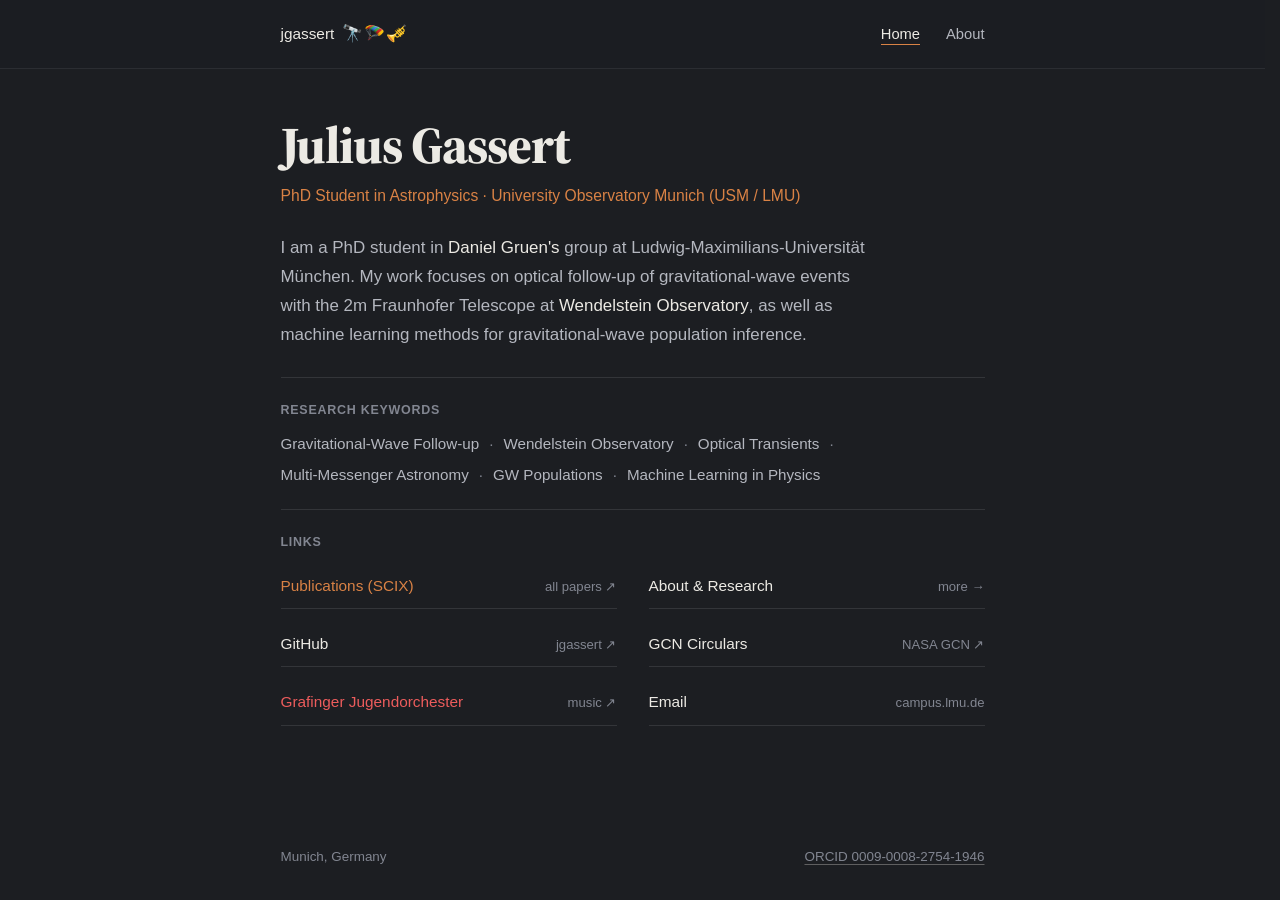
<file: index.html>
<!DOCTYPE html>
<html lang="en">
<head>
    <meta charset="UTF-8">
    <meta name="viewport" content="width=device-width, initial-scale=1.0">
    <title>Julius Gassert — Astrophysics</title>
    <link rel="preconnect" href="https://fonts.googleapis.com">
    <link rel="preconnect" href="https://fonts.gstatic.com" crossorigin>
    <link href="https://fonts.googleapis.com/css2?family=Source+Serif+4:opsz,wght@8..60,700;8..60,800&display=swap" rel="stylesheet">
    <link rel="stylesheet" href="styles.css">

    <!-- SEO -->
    <meta name="description" content="Julius Gassert — PhD student in astrophysics at LMU Munich (USM), working on gravitational-wave optical follow-up with Wendelstein Observatory and machine learning for GW populations.">
    <meta name="keywords" content="Julius Gassert, Astrophysics, Gravitational Waves, Wendelstein Observatory, Multi-messenger Astronomy, LMU Munich, USM, Daniel Gruen, Antonella Palmese, Machine Learning, Normalizing Flows, Grafinger Jugendorchester">
    <meta name="author" content="Julius Gassert">

    <!-- Open Graph -->
    <meta property="og:title" content="Julius Gassert — Astrophysics">
    <meta property="og:description" content="PhD student in astrophysics at LMU Munich (USM). Gravitational-wave optical follow-up and machine learning for GW populations.">
    <meta property="og:url" content="https://jgassert.github.io/">
    <meta property="og:type" content="website">

    <meta name="google-site-verification" content="xly3BIsvNJHjGn0B5MEfugQAVPJ0fniyG7s2TJ6tBq8">
</head>
<body class="page-landing">
    <header class="site-header">
        <nav class="nav-inner" aria-label="Main navigation">
            <a href="index.html" class="site-brand">jgassert <span class="brand-emojis" aria-hidden="true">🔭🪂🎺</span></a>
            <ul class="nav-links">
                <li><a href="index.html" aria-current="page">Home</a></li>
                <li><a href="about.html">About</a></li>
            </ul>
        </nav>
    </header>

    <main class="landing-main">
        <div class="landing-container">
            <h1 class="landing-name">Julius Gassert</h1>
            <p class="landing-role">PhD Student in Astrophysics · University Observatory Munich (USM / LMU)</p>

            <p class="landing-bio">
                I am a PhD student in <strong>Daniel Gruen's</strong> group at Ludwig-Maximilians-Universität München.
                My work focuses on optical follow-up of gravitational-wave events with the 2m Fraunhofer Telescope at
                <strong>Wendelstein Observatory</strong>, as well as machine learning methods for gravitational-wave
                population inference.
            </p>

            <hr class="rule">

            <p class="meta-label">Research Keywords</p>
            <ul class="keywords-list">
                <li>Gravitational-Wave Follow-up</li>
                <li>Wendelstein Observatory</li>
                <li>Optical Transients</li>
                <li>Multi-Messenger Astronomy</li>
                <li>GW Populations</li>
                <li>Machine Learning in Physics</li>
            </ul>

            <hr class="rule">

            <p class="meta-label">Links</p>
            <div class="links-grid">
                <a class="link-item primary-link" href="https://ui.adsabs.harvard.edu/search/q=author%3A%22%5EGassert%2C%20Julius%22%20OR%20author%3A%22Gassert%2C%20Julius%22&sort=score%20desc%2C%20date%20desc" target="_blank" rel="noopener">
                    <span class="link-title">Publications (SCIX)</span>
                    <span class="link-note">all papers ↗</span>
                </a>
                <a class="link-item" href="about.html">
                    <span class="link-title">About &amp; Research</span>
                    <span class="link-note">more →</span>
                </a>
                <a class="link-item" href="https://github.com/jgassert" target="_blank" rel="noopener">
                    <span class="link-title">GitHub</span>
                    <span class="link-note">jgassert ↗</span>
                </a>
                <a class="link-item" href="https://gcn.nasa.gov/circulars?view=index&query=Julius+Gassert&startDate=&endDate=" target="_blank" rel="noopener">
                    <span class="link-title">GCN Circulars</span>
                    <span class="link-note">NASA GCN ↗</span>
                </a>
                <a class="link-item gjo-link" href="https://grafingerjugendorchester.de" target="_blank" rel="noopener">
                    <span class="link-title">Grafinger Jugendorchester</span>
                    <span class="link-note">music ↗</span>
                </a>
                <a class="link-item" href="mailto:julius.gassert@campus.lmu.de">
                    <span class="link-title">Email</span>
                    <span class="link-note">campus.lmu.de</span>
                </a>
            </div>
        </div>
    </main>

    <footer class="landing-footer">
        <span>Munich, Germany</span>
        <a href="https://orcid.org/0009-0008-2754-1946" target="_blank" rel="noopener">ORCID 0009-0008-2754-1946</a>
    </footer>
</body>
</html>
</file>
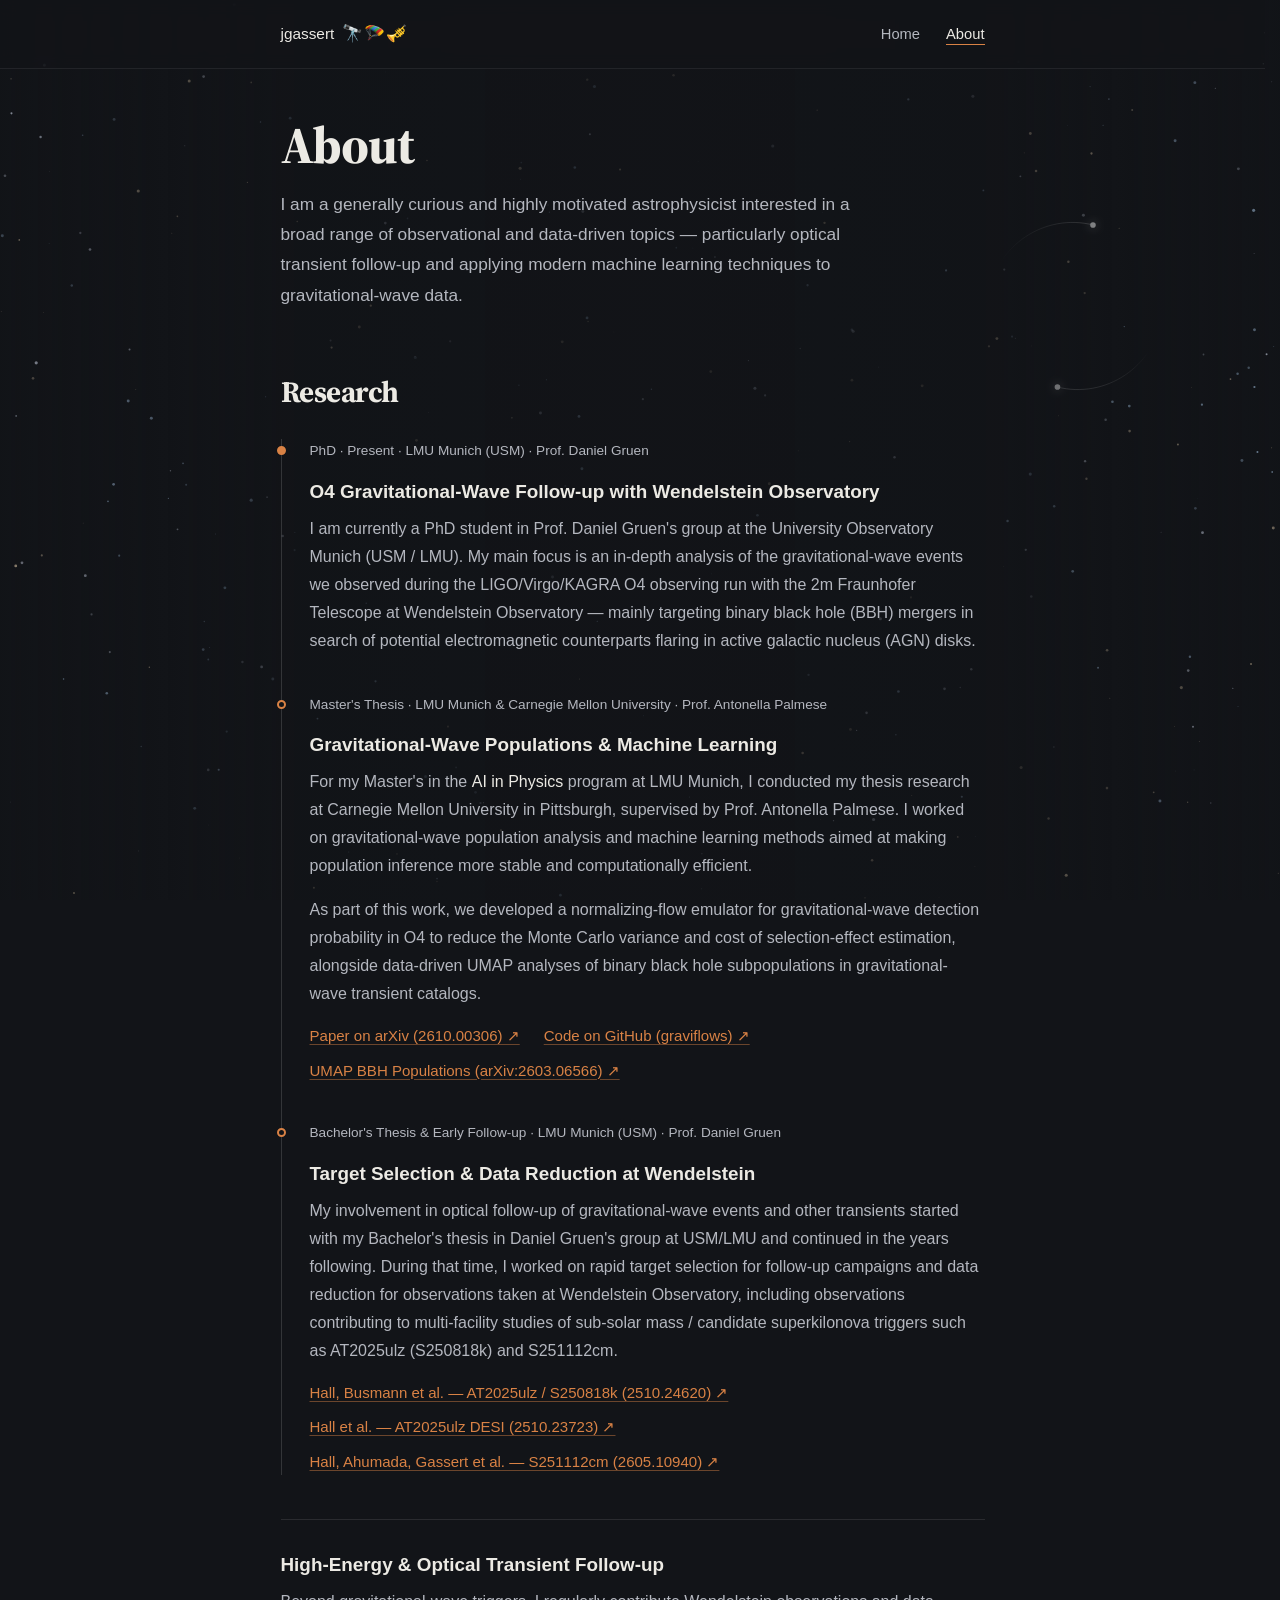
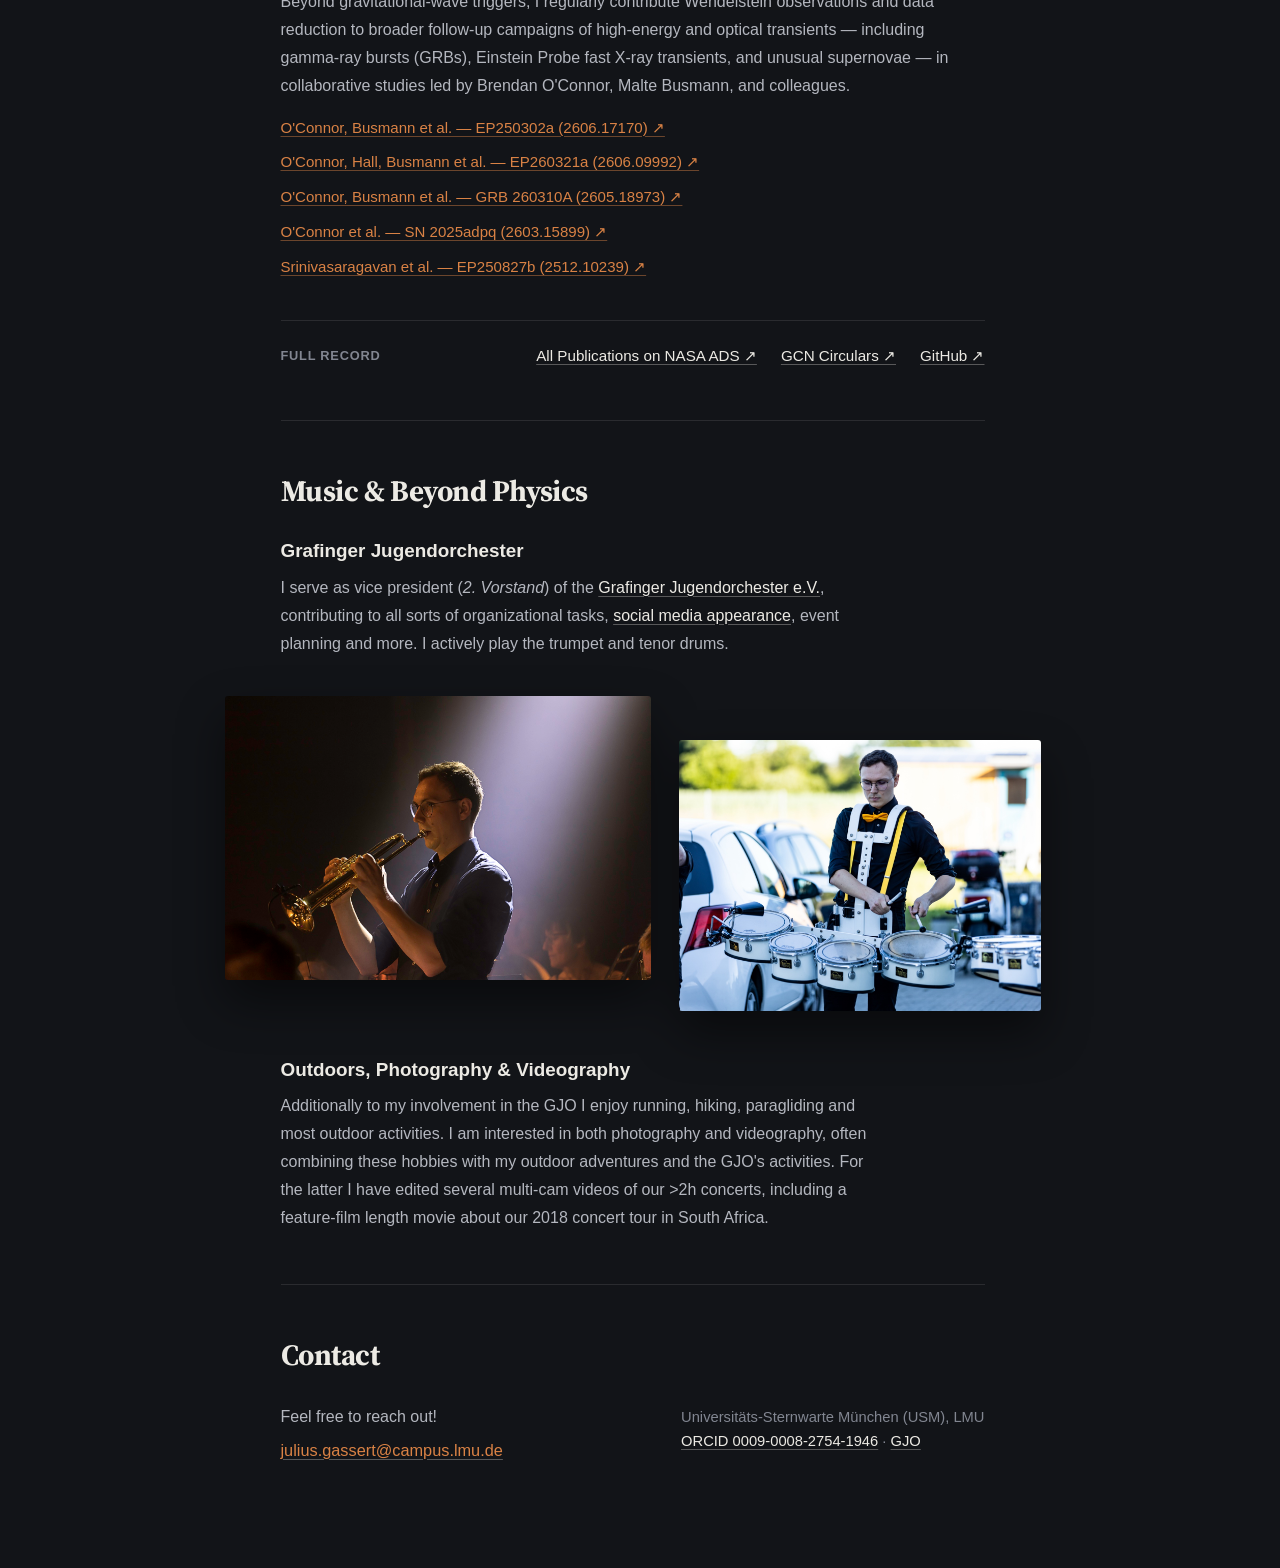
<file: about.html>
<!DOCTYPE html>
<html lang="en">
<head>
    <meta charset="UTF-8">
    <meta name="viewport" content="width=device-width, initial-scale=1.0">
    <title>About — Julius Gassert</title>
    <link rel="preconnect" href="https://fonts.googleapis.com">
    <link rel="preconnect" href="https://fonts.gstatic.com" crossorigin>
    <link href="https://fonts.googleapis.com/css2?family=Source+Serif+4:opsz,wght@8..60,700;8..60,800&display=swap" rel="stylesheet">
    <link rel="stylesheet" href="styles.css">

    <meta name="description" content="About Julius Gassert — research on gravitational-wave follow-up with Wendelstein Observatory, normalizing flows for GW population inference, and music with the Grafinger Jugendorchester.">
    <meta name="author" content="Julius Gassert">
</head>
<body class="page-about">
    <canvas id="cosmos-canvas" aria-hidden="true"></canvas>
    <div class="about-scrim" aria-hidden="true"></div>

    <header class="site-header">
        <nav class="nav-inner" aria-label="Main navigation">
            <a href="index.html" class="site-brand">jgassert <span class="brand-emojis" aria-hidden="true">🔭🪂🎺</span></a>
            <ul class="nav-links">
                <li><a href="index.html">Home</a></li>
                <li><a href="about.html" aria-current="page">About</a></li>
            </ul>
        </nav>
    </header>

    <main class="about-main">
        <header class="page-intro">
            <h1>About</h1>
            <p>
                I am a generally curious and highly motivated astrophysicist interested in a broad range of
                observational and data-driven topics — particularly optical transient follow-up and applying
                modern machine learning techniques to gravitational-wave data.
            </p>
        </header>

        <!-- RESEARCH -->
        <section class="about-section" id="research">
            <h2 class="section-heading">Research</h2>

            <div class="timeline">
                <article class="timeline-item">
                    <p class="entry-meta">PhD · Present · LMU Munich (USM) · Prof. Daniel Gruen</p>
                    <h3>O4 Gravitational-Wave Follow-up with Wendelstein Observatory</h3>
                    <p>
                        I am currently a PhD student in Prof. Daniel Gruen's group at the University Observatory Munich
                        (USM / LMU). My main focus is an in-depth analysis of the gravitational-wave events we observed
                        during the LIGO/Virgo/KAGRA O4 observing run with the 2m Fraunhofer Telescope at Wendelstein
                        Observatory — mainly targeting binary black hole (BBH) mergers in search of potential
                        electromagnetic counterparts flaring in active galactic nucleus (AGN) disks.
                    </p>
                </article>

                <article class="timeline-item">
                    <p class="entry-meta">Master's Thesis · LMU Munich &amp; Carnegie Mellon University · Prof. Antonella Palmese</p>
                    <h3>Gravitational-Wave Populations &amp; Machine Learning</h3>
                    <p>
                        For my Master's in the <strong>AI in Physics</strong> program at LMU Munich, I conducted my
                        thesis research at Carnegie Mellon University in Pittsburgh, supervised by Prof. Antonella
                        Palmese. I worked on gravitational-wave population analysis and machine learning methods aimed
                        at making population inference more stable and computationally efficient.
                    </p>
                    <p>
                        As part of this work, we developed a normalizing-flow emulator for gravitational-wave detection
                        probability in O4 to reduce the Monte Carlo variance and cost of selection-effect estimation,
                        alongside data-driven UMAP analyses of binary black hole subpopulations in gravitational-wave
                        transient catalogs.
                    </p>
                    <div class="inline-links">
                        <a href="https://arxiv.org/abs/2610.00306" target="_blank" rel="noopener">Paper on arXiv (2610.00306) ↗</a>
                        <a href="https://github.com/jgassert/graviflows" target="_blank" rel="noopener">Code on GitHub (graviflows) ↗</a>
                        <a href="https://arxiv.org/abs/2603.06566" target="_blank" rel="noopener">UMAP BBH Populations (arXiv:2603.06566) ↗</a>
                    </div>
                </article>

                <article class="timeline-item">
                    <p class="entry-meta">Bachelor's Thesis &amp; Early Follow-up · LMU Munich (USM) · Prof. Daniel Gruen</p>
                    <h3>Target Selection &amp; Data Reduction at Wendelstein</h3>
                    <p>
                        My involvement in optical follow-up of gravitational-wave events and other transients started
                        with my Bachelor's thesis in Daniel Gruen's group at USM/LMU and continued in the years
                        following. During that time, I worked on rapid target selection for follow-up campaigns and
                        data reduction for observations taken at Wendelstein Observatory, including observations
                        contributing to multi-facility studies of sub-solar mass / candidate superkilonova triggers
                        such as AT2025ulz (S250818k) and S251112cm.
                    </p>
                    <div class="inline-links">
                        <a href="https://arxiv.org/abs/2510.24620" target="_blank" rel="noopener">Hall, Busmann et al. — AT2025ulz / S250818k (2510.24620) ↗</a>
                        <a href="https://arxiv.org/abs/2510.23723" target="_blank" rel="noopener">Hall et al. — AT2025ulz DESI (2510.23723) ↗</a>
                        <a href="https://arxiv.org/abs/2605.10940" target="_blank" rel="noopener">Hall, Ahumada, Gassert et al. — S251112cm (2605.10940) ↗</a>
                    </div>
                </article>
            </div>

            <div class="research-subsection">
                <h3 class="subsection-title">High-Energy &amp; Optical Transient Follow-up</h3>
                <p>
                    Beyond gravitational-wave triggers, I regularly contribute Wendelstein observations and data
                    reduction to broader follow-up campaigns of high-energy and optical transients — including
                    gamma-ray bursts (GRBs), Einstein Probe fast X-ray transients, and unusual supernovae — in
                    collaborative studies led by Brendan O'Connor, Malte Busmann, and colleagues.
                </p>
                <div class="inline-links">
                    <a href="https://arxiv.org/abs/2606.17170" target="_blank" rel="noopener">O'Connor, Busmann et al. — EP250302a (2606.17170) ↗</a>
                    <a href="https://arxiv.org/abs/2606.09992" target="_blank" rel="noopener">O'Connor, Hall, Busmann et al. — EP260321a (2606.09992) ↗</a>
                    <a href="https://arxiv.org/abs/2605.18973" target="_blank" rel="noopener">O'Connor, Busmann et al. — GRB 260310A (2605.18973) ↗</a>
                    <a href="https://arxiv.org/abs/2603.15899" target="_blank" rel="noopener">O'Connor et al. — SN 2025adpq (2603.15899) ↗</a>
                    <a href="https://arxiv.org/abs/2512.10239" target="_blank" rel="noopener">Srinivasaragavan et al. — EP250827b (2512.10239) ↗</a>
                </div>
            </div>

            <div class="records-bar">
                <span>Full Record</span>
                <div class="records-links">
                    <a href="https://scixplorer.org/search?ads_compat=1&d=general&fq=%7B%21type%3Daqp+v%3D%24fq_range%7D&fq_range=(year%3A2022-2026)&fromADS=True&p=1&q=author%3A%22%5EGassert%2C+Julius%22+OR+author%3A%22Gassert%2C+Julius%22&sort=score+desc&sort=date+desc" target="_blank" rel="noopener">All Publications on NASA ADS ↗</a>
                    <a href="https://gcn.nasa.gov/circulars?view=index&query=Julius+Gassert&startDate=&endDate=" target="_blank" rel="noopener">GCN Circulars ↗</a>
                    <a href="https://github.com/jgassert" target="_blank" rel="noopener">GitHub ↗</a>
                </div>
            </div>
        </section>

        <!-- MUSIC & BEYOND PHYSICS -->
        <section class="about-section" id="beyond">
            <h2 class="section-heading">Music &amp; Beyond Physics</h2>

            <div class="prose-block">
                <h3 class="subsection-title">Grafinger Jugendorchester</h3>
                <p>
                    I serve as vice president (<em>2. Vorstand</em>) of the
                    <a href="https://grafingerjugendorchester.de" target="_blank" rel="noopener">Grafinger Jugendorchester e.V.</a>,
                    contributing to all sorts of organizational tasks,
                    <a href="https://www.instagram.com/grafingerjugendorchester/" target="_blank" rel="noopener">social media appearance</a>,
                    event planning and more.
                    I actively play the trumpet and tenor drums.
                </p>
            </div>

            <div class="photo-diptych">
                <div class="photo-frame photo-primary">
                    <img src="imgs/trumpet.jpg" alt="Julius Gassert playing trumpet on stage" loading="lazy">
                </div>
                <div class="photo-frame photo-secondary">
                    <img src="imgs/tenor-drums.jpg" alt="Julius Gassert playing tenor drums with the Grafinger Jugendorchester" loading="lazy">
                </div>
            </div>

            <div class="prose-block">
                <h3 class="subsection-title">Outdoors, Photography &amp; Videography</h3>
                <p>
                    Additionally to my involvement in the GJO I enjoy running, hiking, paragliding and most outdoor
                    activities. I am interested in both photography and videography, often combining these hobbies
                    with my outdoor adventures and the GJO's activities. For the latter I have edited several multi-cam videos
                    of our &gt;2h concerts, including a feature-film length movie about our 2018 concert tour in
                    South Africa.
                </p>
            </div>
        </section>

        <!-- CONTACT -->
        <section class="about-section about-contact" id="contact">
            <h2 class="section-heading">Contact</h2>
            <div class="contact-row">
                <div>
                    <p class="contact-lead">Feel free to reach out!</p>
                    <a class="contact-email" href="mailto:julius.gassert@campus.lmu.de">julius.gassert@campus.lmu.de</a>
                </div>
                <div class="contact-meta">
                    Universitäts-Sternwarte München (USM), LMU<br>
                    <a href="https://orcid.org/0009-0008-2754-1946" target="_blank" rel="noopener">ORCID 0009-0008-2754-1946</a>
                    ·
                    <a href="https://grafingerjugendorchester.de" target="_blank" rel="noopener">GJO</a>
                </div>
            </div>
        </section>
    </main>

    <script src="cosmos.js"></script>
</body>
</html>
</file>
<file: styles.css>
:root {
    --bg-landing: #1c1e22;
    --bg-about: #121418;
    --border: rgba(255, 255, 255, 0.1);
    --border-strong: rgba(255, 255, 255, 0.18);
    --text-main: #eceae4;
    --text-secondary: #b4b7bf;
    --text-muted: #828691;
    --accent: #d98245;
    --accent-hover: #e8965d;
    --gjo-accent: #ec5c5c;
    --gjo-accent-hover: #f47a7a;
    --font-display: 'Source Serif 4', Georgia, 'Times New Roman', serif;
    --font-sans: -apple-system, BlinkMacSystemFont, "Helvetica Neue", "Segoe UI", Roboto, Helvetica, Arial, sans-serif;
    --content-width: 760px;
}

*,
*::before,
*::after {
    margin: 0;
    padding: 0;
    box-sizing: border-box;
}

html {
    scroll-behavior: smooth;
    scrollbar-gutter: stable;
    -webkit-font-smoothing: antialiased;
    -moz-osx-font-smoothing: grayscale;
}

body {
    color: var(--text-main);
    font-family: var(--font-sans);
    font-size: 16px;
    line-height: 1.65;
    min-height: 100vh;
    overflow-x: hidden;
}

body.page-landing {
    background-color: var(--bg-landing);
    display: flex;
    flex-direction: column;
}

body.page-about {
    background-color: var(--bg-about);
}

a {
    color: var(--text-main);
    text-decoration-color: rgba(236, 234, 228, 0.32);
    text-underline-offset: 3px;
    text-decoration-thickness: 1px;
    transition: color 0.18s ease, text-decoration-color 0.18s ease, border-color 0.18s ease;
}

a:hover {
    color: var(--accent);
    text-decoration-color: var(--accent);
}

/* BACKGROUND CANVAS & SEAMLESS READING SCRIM (ABOUT PAGE) */
#cosmos-canvas {
    position: fixed;
    inset: 0;
    width: 100vw;
    height: 100vh;
    z-index: -2;
    pointer-events: none;
}

.about-scrim {
    position: fixed;
    inset: 0;
    z-index: -1;
    pointer-events: none;
    background: linear-gradient(
        to right,
        rgba(18, 20, 24, 0.18) 0%,
        rgba(18, 20, 24, 0.72) 22%,
        rgba(18, 20, 24, 0.78) 50%,
        rgba(18, 20, 24, 0.72) 78%,
        rgba(18, 20, 24, 0.18) 100%
    );
}

/* SHARED NAVIGATION */
.site-header {
    width: 100%;
    position: sticky;
    top: 0;
    z-index: 20;
    background: rgba(28, 30, 34, 0.92);
    border-bottom: 1px solid rgba(255, 255, 255, 0.07);
}

.page-about .site-header {
    background: rgba(18, 20, 24, 0.72);
    backdrop-filter: blur(8px);
    -webkit-backdrop-filter: blur(8px);
}

.nav-inner {
    max-width: var(--content-width);
    margin: 0 auto;
    padding: 20px 28px;
    display: flex;
    justify-content: space-between;
    align-items: center;
    gap: 20px;
}

.site-brand {
    font-family: var(--font-sans);
    font-weight: 500;
    font-size: 0.96rem;
    color: var(--text-main);
    text-decoration: none;
    display: inline-flex;
    align-items: center;
    gap: 8px;
}

.brand-emojis {
    font-size: 1.05rem;
    letter-spacing: 0.04em;
}

.site-brand:hover {
    color: var(--accent);
}

.nav-links {
    list-style: none;
    display: flex;
    gap: 26px;
}

.nav-links a {
    font-size: 0.92rem;
    color: var(--text-secondary);
    text-decoration: none;
    padding-bottom: 2px;
    border-bottom: 1px solid transparent;
}

.nav-links a:hover {
    color: var(--text-main);
}

.nav-links a[aria-current="page"] {
    color: var(--text-main);
    border-bottom-color: var(--accent);
}

/* =========================================
   LANDING PAGE
   ========================================= */
.landing-main {
    flex: 1;
    width: 100%;
}

.landing-container {
    width: 100%;
    max-width: var(--content-width);
    margin: 0 auto;
    padding: 48px 28px 32px;
}

.landing-name {
    font-family: var(--font-display);
    font-weight: 800;
    font-size: clamp(2.5rem, 5vw, 3.25rem);
    line-height: 1.08;
    letter-spacing: -0.02em;
    color: var(--text-main);
    margin-bottom: 10px;
}

.landing-role {
    font-family: var(--font-sans);
    font-size: 0.98rem;
    font-weight: 500;
    color: var(--accent);
    margin-bottom: 24px;
}

.landing-bio {
    font-size: 1.06rem;
    line-height: 1.72;
    color: var(--text-secondary);
    max-width: 64ch;
    margin-bottom: 28px;
}

.landing-bio strong {
    color: var(--text-main);
    font-weight: 500;
}

.rule {
    border: none;
    border-top: 1px solid var(--border);
    margin: 22px 0;
}

.meta-label {
    font-family: var(--font-sans);
    font-size: 0.78rem;
    font-weight: 600;
    text-transform: uppercase;
    letter-spacing: 0.06em;
    color: var(--text-muted);
    margin-bottom: 10px;
}

.keywords-list {
    list-style: none;
    display: flex;
    flex-wrap: wrap;
    gap: 6px 0;
    font-size: 0.95rem;
    color: var(--text-secondary);
}

.keywords-list li {
    display: inline-flex;
    align-items: center;
}

.keywords-list li:not(:last-child)::after {
    content: "·";
    color: var(--text-muted);
    margin: 0 10px;
}

.links-grid {
    display: grid;
    grid-template-columns: repeat(2, minmax(0, 1fr));
    gap: 12px 32px;
    margin-top: 4px;
}

.link-item {
    display: flex;
    align-items: baseline;
    justify-content: space-between;
    gap: 12px;
    padding: 10px 0;
    border-bottom: 1px solid var(--border);
    text-decoration: none;
}

.link-item:hover {
    border-bottom-color: var(--accent);
}

.link-title {
    font-size: 0.96rem;
    font-weight: 500;
    color: var(--text-main);
    transition: color 0.18s ease;
}

.link-item:hover .link-title {
    color: var(--accent);
}

.link-note {
    font-family: var(--font-sans);
    font-size: 0.82rem;
    color: var(--text-muted);
    white-space: nowrap;
}

.link-item.primary-link .link-title {
    color: var(--accent);
}

.link-item.primary-link:hover .link-title {
    color: var(--accent-hover);
}

.link-item.gjo-link .link-title {
    color: var(--gjo-accent);
}

.link-item.gjo-link:hover {
    border-bottom-color: var(--gjo-accent);
}

.link-item.gjo-link:hover .link-title {
    color: var(--gjo-accent-hover);
}

.landing-footer {
    max-width: var(--content-width);
    width: 100%;
    margin: 0 auto;
    padding: 0 28px 32px;
    display: flex;
    flex-wrap: wrap;
    justify-content: space-between;
    gap: 12px;
    font-family: var(--font-sans);
    font-size: 0.84rem;
    color: var(--text-muted);
}

.landing-footer a {
    color: var(--text-muted);
}

.landing-footer a:hover {
    color: var(--accent);
}

/* =========================================
   ABOUT PAGE — OPEN EDITORIAL LAYOUT (NO BOXES)
   ========================================= */
.about-main {
    max-width: var(--content-width);
    margin: 0 auto;
    padding: 48px 28px 104px;
}

.page-intro {
    margin-bottom: 64px;
    max-width: 64ch;
}

.page-intro h1 {
    font-family: var(--font-display);
    font-weight: 800;
    font-size: clamp(2.5rem, 5vw, 3.25rem);
    line-height: 1.08;
    letter-spacing: -0.02em;
    margin-bottom: 16px;
}

.page-intro p {
    font-size: 1.08rem;
    color: var(--text-secondary);
    line-height: 1.75;
}

.about-section {
    padding-top: 52px;
    margin-top: 52px;
    border-top: 1px solid var(--border);
}

.about-section:first-of-type {
    padding-top: 0;
    margin-top: 0;
    border-top: none;
}

.section-heading {
    font-family: var(--font-display);
    font-weight: 700;
    font-size: 1.85rem;
    line-height: 1.2;
    letter-spacing: -0.015em;
    color: var(--text-main);
    margin-bottom: 30px;
}

/* RESEARCH TIMELINE */
.timeline {
    position: relative;
    padding-left: 28px;
    border-left: 1px solid rgba(255, 255, 255, 0.14);
}

.timeline-item {
    position: relative;
    padding-bottom: 38px;
}

.timeline-item:last-child {
    padding-bottom: 0;
}

.timeline-item::before {
    content: "";
    position: absolute;
    left: -33px;
    top: 7px;
    width: 9px;
    height: 9px;
    border-radius: 50%;
    background: var(--bg-about);
    border: 2px solid var(--accent);
}

.timeline-item:first-child::before {
    background: var(--accent);
}

.entry-meta {
    font-family: var(--font-sans);
    font-size: 0.85rem;
    font-weight: 500;
    color: var(--accent);
    margin-bottom: 6px;
}

.timeline-item h3,
.subsection-title {
    font-family: var(--font-sans);
    font-weight: 600;
    font-size: 1.18rem;
    line-height: 1.35;
    color: var(--text-main);
    margin-bottom: 10px;
}

.about-main p {
    color: var(--text-secondary);
    line-height: 1.75;
    margin-bottom: 16px;
}

.about-main p:last-child {
    margin-bottom: 0;
}

.about-main strong {
    color: var(--text-main);
    font-weight: 500;
}

.inline-links {
    display: flex;
    flex-wrap: wrap;
    gap: 10px 24px;
    margin-top: 14px;
    font-size: 0.94rem;
}

.inline-links a {
    color: var(--accent);
    text-decoration-color: rgba(217, 130, 69, 0.45);
}

.inline-links a:hover {
    color: var(--accent-hover);
    text-decoration-color: var(--accent-hover);
}

.records-bar {
    margin-top: 40px;
    padding-top: 22px;
    border-top: 1px solid var(--border);
    display: flex;
    flex-wrap: wrap;
    align-items: center;
    justify-content: space-between;
    gap: 12px 24px;
}

.research-subsection {
    margin-top: 44px;
    padding-top: 32px;
    border-top: 1px solid var(--border);
}

.records-bar span {
    font-family: var(--font-sans);
    font-size: 0.8rem;
    font-weight: 600;
    text-transform: uppercase;
    letter-spacing: 0.06em;
    color: var(--text-muted);
}

.records-links {
    display: flex;
    flex-wrap: wrap;
    gap: 10px 24px;
    font-size: 0.95rem;
}

/* PROSE + STAGGERED ASYMMETRIC PHOTO DIPTYCH (NO BOXES, NO CAPTIONS) */
.prose-block {
    max-width: 66ch;
}

.photo-diptych {
    display: grid;
    grid-template-columns: 1.18fr 1fr;
    align-items: start;
    gap: 28px;
    margin: 38px -56px 46px;
}

.photo-frame {
    overflow: hidden;
    border-radius: 3px;
    box-shadow: 0 22px 48px rgba(0, 0, 0, 0.48);
}

.photo-frame img {
    display: block;
    width: 100%;
    height: auto;
    object-fit: cover;
    transition: transform 0.4s ease;
}

.photo-frame:hover img {
    transform: scale(1.02);
}

.photo-primary img {
    aspect-ratio: 3 / 2;
    object-position: center 22%;
}

.photo-secondary {
    margin-top: 44px;
}

.photo-secondary img {
    aspect-ratio: 4 / 3;
    object-position: center 14%;
}

/* CONTACT */
.contact-row {
    display: flex;
    flex-wrap: wrap;
    align-items: baseline;
    justify-content: space-between;
    gap: 16px 28px;
}

.contact-lead {
    margin-bottom: 6px !important;
}

.contact-email {
    font-family: var(--font-sans);
    font-weight: 500;
    font-size: 1.02rem;
    color: var(--accent);
}

.contact-meta {
    font-size: 0.92rem;
    color: var(--text-muted);
    line-height: 1.65;
}

/* RESPONSIVE */
@media (max-width: 920px) {
    .photo-diptych {
        margin: 34px 0 40px;
    }
}

@media (max-width: 680px) {
    .nav-inner {
        padding: 18px 20px;
    }

    .landing-container {
        padding: 40px 20px 44px;
    }

    .landing-footer {
        padding: 0 20px 28px;
    }

    .links-grid {
        grid-template-columns: 1fr;
    }

    .about-main {
        padding: 40px 20px 72px;
    }

    .page-intro {
        margin-bottom: 44px;
    }

    .about-section {
        padding-top: 40px;
        margin-top: 40px;
    }

    .timeline {
        padding-left: 22px;
    }

    .timeline-item::before {
        left: -27px;
    }

    .photo-diptych {
        grid-template-columns: 1fr;
        gap: 20px;
        margin: 28px 0 34px;
    }

    .photo-secondary {
        margin-top: 0;
    }
}
</file>
